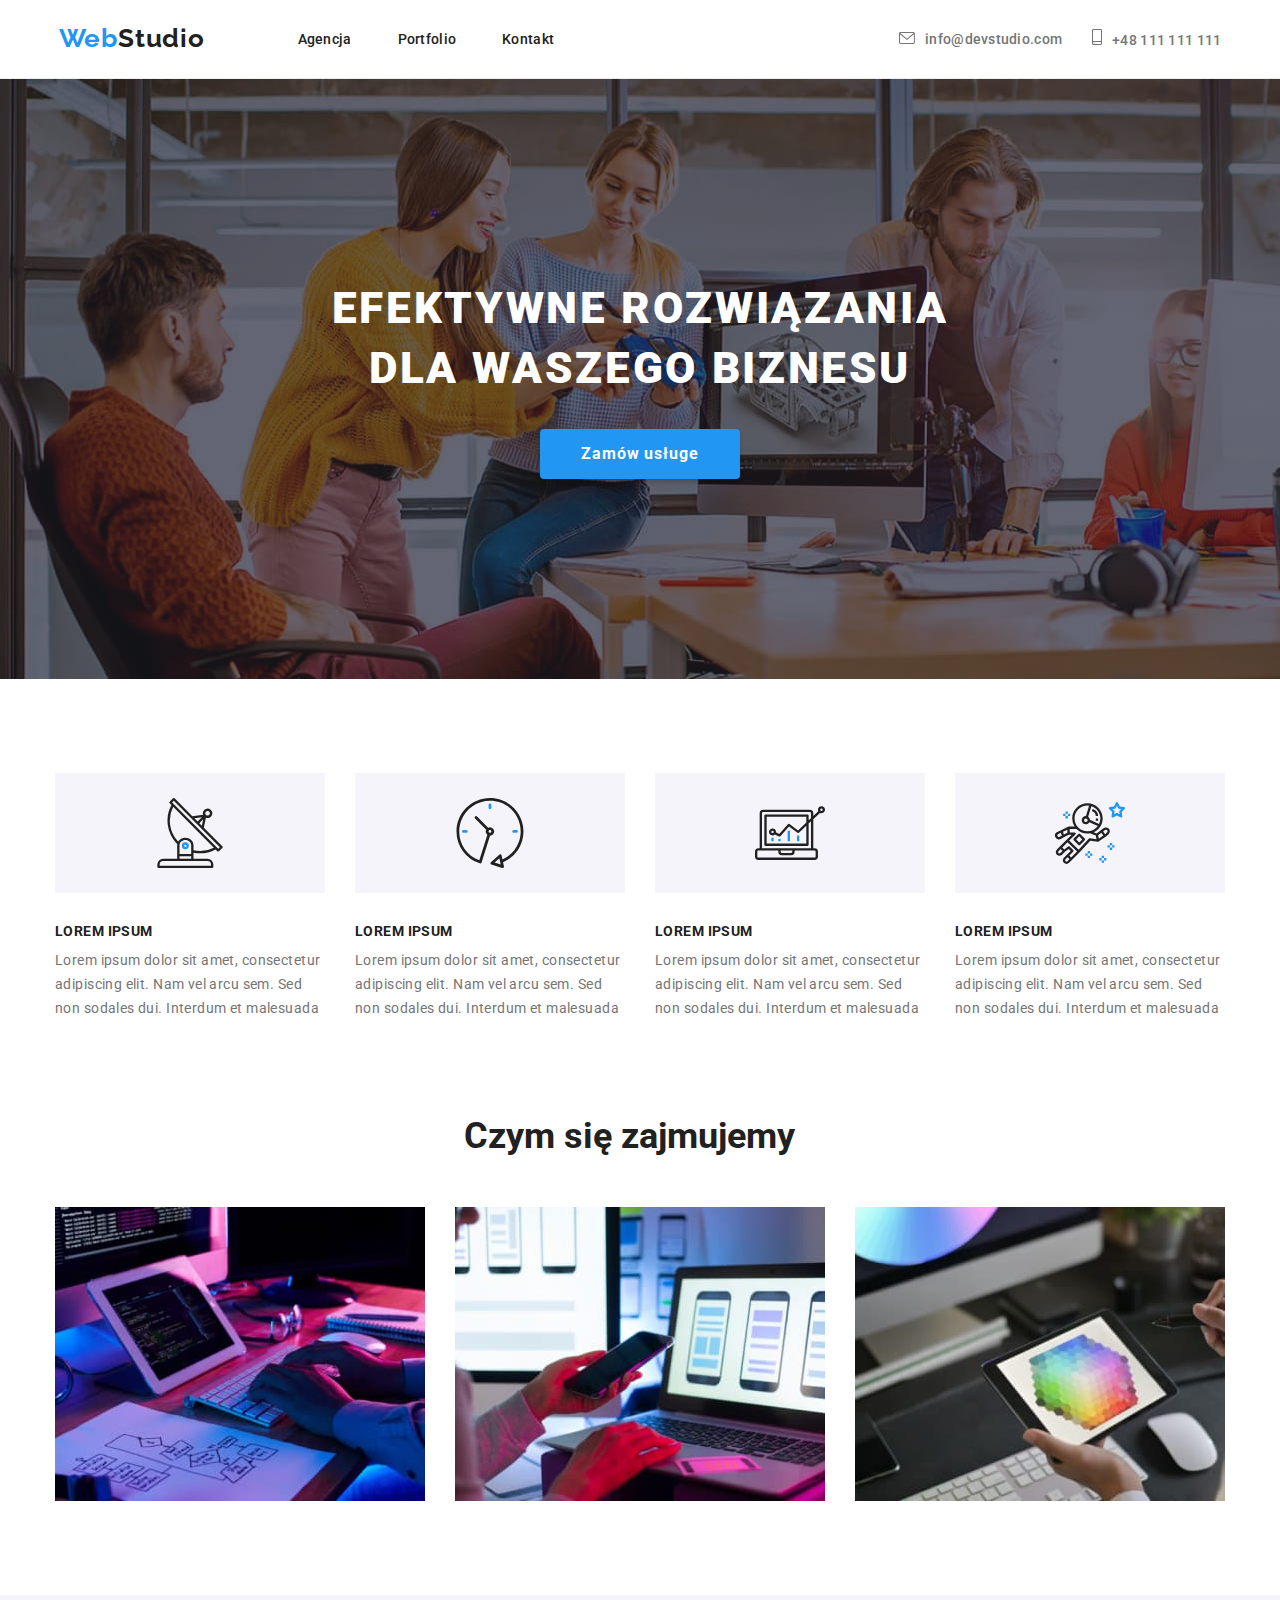
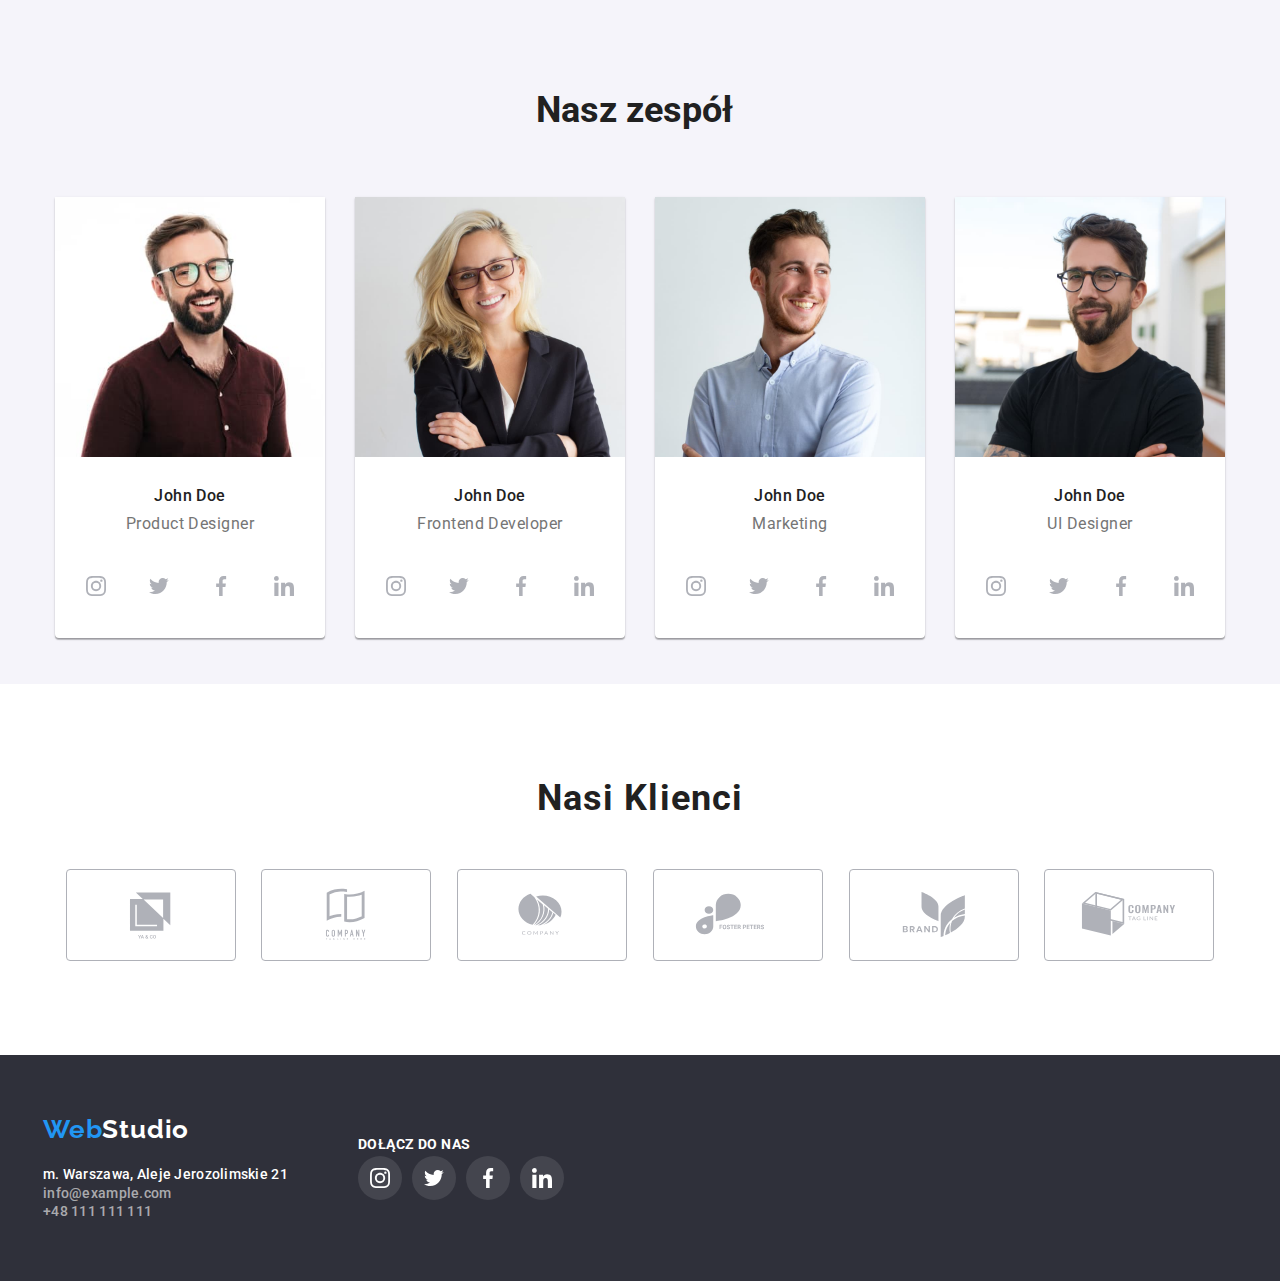
<file: index.html>
<!DOCTYPE html>
<html lang="en">
<head>
    <meta charset="UTF-8">
    <meta http-equiv="X-UA-Compatible" content="IE=edge">
    <meta name="viewport" content="width=device-width, initial-scale=1.0">
    <title>Studio</title>
    <link rel="stylesheet" href="https://cdnjs.cloudflare.com/ajax/libs/modern-normalize/1.0.0/modern-normalize.min.css">
    <link rel="stylesheet" href="css/styles.css">
    <link rel="preconnect" href="https://fonts.googleapis.com">
    <link rel="preconnect" href="https://fonts.gstatic.com" crossorigin>
    <link href="https://fonts.googleapis.com/css2?family=Raleway:wght@700&family=Roboto:wght@400;500;700;900&display=swap" rel="stylesheet">
</head>
<body>
    <header class="head">
        <div class="container">
            <div class="logo">
                <a class="logo-black" href="index.html"><span class="logo-blue">Web</span>Studio</a>
            </div>
            <nav class="navigation">
                <ul class="navigation-list">
                    <li class="navigation-list-item"><a class="navigation-list-item-link" href="index.html">Agencja</a></li>
                    <li class="navigation-list-item"><a class="navigation-list-item-link"
                            href="portfolio.html">Portfolio</a></li>
                    <li class="navigation-list-item"><a class="navigation-list-item-link" href="#">Kontakt</a></li>
                </ul>
            </nav>
            <ul class="head-adress-list">
                <li class="head-adres-mail adress-link">
                    <a class="head-adress-link" href="mailto:info@devstudio.com">
                        <svg class="head-icon" width="16" height="12">
                            <use href="./images/sprite.svg#icon-icon1head1" id="icon-icon1head1"></use>
                        </svg>info@devstudio.com
                    </a>
                </li>
                <li class="head-adres-phone adress-link">
                    <a class="head-adress-link" href="tel:+48111111111">
                        <svg class="head-icon" width="10" height="16">
                            <use href="./images/sprite.svg#icon-icon1head2"></use>
                        </svg>+48 111 111 111
                    </a>
                </li>
                </dul>
        </div>
    </header>
    <main>
<!--section:EFEKTYWNE ROZWIĄZANIA DLA WASZEGO BIZNESU-->
        <section class="hero section">
            <div class="container">
                <a class="hero-content">
                    <h1 class="hero-content-title">EFEKTYWNE ROZWIĄZANIA<br>DLA WASZEGO BIZNESU</h1></a>
                    <button class="hero-content-button" type="button">Zamów usługe</button></a>
                </a>
            </div>
        </section>
<!--division:paragraphs-->
        <section class="paragraphs section">  
            <div class="container">
                <ul class="paragraphs-list">
                    <li class="paragraphs-list-item">
                        <div class="paragraphs-list-icon">
                            <svg class="paragraphs-icon" width="70" height="70">
                                <use href="./images/sprite.svg#icon-icon2lorem1"></use>
                            </svg>
                        </div>
                        <h4 class="paragraphs-list-item-title">LOREM IPSUM</h4>
                        <p class="paragraphs-list-item-content">Lorem ipsum dolor sit amet, consectetur<br>
                            adipiscing elit. Nam vel arcu sem. Sed <br>non
                            sodales dui. Interdum et malesuada</p>
                    </li>
                    <li class="paragraphs-list-item">
                        <div class="paragraphs-list-icon">
                            <svg class="paragraphs-icon" width="70" height="70">
                                <use href="./images/sprite.svg#icon-icon2lorem2"></use>
                            </svg>
                        </div>
                        <h4 class="paragraphs-list-item-title">LOREM IPSUM</h4>
                        <p class="paragraphs-list-item-content">Lorem ipsum dolor sit amet, consectetur<br>
                            adipiscing elit. Nam vel arcu sem. Sed <br>non
                            sodales dui. Interdum et malesuada</p>
                    </li>
                    <li class="paragraphs-list-item">
                        <div class="paragraphs-list-icon">
                            <svg class="paragraphs-icon" width="70" height="70">
                                <use href="./images/sprite.svg#icon-icon2lorem3"></use>
                            </svg>
                        </div>
                        <h4 class="paragraphs-list-item-title">LOREM IPSUM</h4>
                        <p class="paragraphs-list-item-content">Lorem ipsum dolor sit amet, consectetur<br>
                            adipiscing elit. Nam vel arcu sem. Sed <br>non
                            sodales dui. Interdum et malesuada</p>
                    </li>
                    <li class="paragraphs-list-item">
                        <div class="paragraphs-list-icon">
                            <svg class="paragraphs-icon" width="70" height="70">
                                <use href="./images/sprite.svg#icon-icon2lorem4"></use>
                            </svg>
                        </div>
                        <h4 class="paragraphs-list-item-title">LOREM IPSUM</h4>
                        <p class="paragraphs-list-item-content">Lorem ipsum dolor sit amet, consectetur<br>
                            adipiscing elit. Nam vel arcu sem. Sed <br>non
                            sodales dui. Interdum et malesuada</p>
                    </li>
                </ul>
            </div>
        </section>
<!--section:Czym się zajmujemy-->
        <section class="about-us section"> 
            <div class="container">
                <h2 class="about-us-heading-second-level">Czym się zajmujemy</h2>
                <ul class="about-us-list">
                    <li class="about-us-list-item"><img src="images/img1.jpg" width="370" height="294" alt="computer"></li>
                    <li class="about-us-list-item"><img src="images/img2.jpg" width="370" height="294" alt="phone"></li>
                    <li class="about-us-list-item"><img src="images/img3.jpg" width="370" height="294" alt="tablet"></li>
                </ul>
            </div>
        </section>
<!--section:Nasz zespół-->
        <section class="team section">
            <div class="container">
                <h2 class="team-heading-second-level">Nasz zespół</h2>
                <ul class="team-list">
                    <li class="team-list-item">
                        <figure class="team-list-caption">
                            <img class="team-list-photo" src="images/imgteam1.jpg" alt="John Doe Product Designer" width="270" height="260"/>
                            <figcaption>
                                <p class="team-list-name">John Doe</p>
                                <p class="team-list-position">Product Designer</p>
                                <p class="team-social-media">
                                    <a class="team-list-link" href="#">
                                        <svg class="team-icon" width="20" height="20">
                                            <use href="./images/sprite.svg#icon-icon3socialmedia1"></use>
                                        </svg>
                                    </a>
                                    <a class="team-list-link" href="#">
                                        <svg class="team-icon" width="20" height="20">
                                            <use href="./images/sprite.svg#icon-icon3socialmedia2"></use>
                                        </svg>
                                    </a>
                                    <a class="team-list-link" href="#">
                                        <svg class="team-icon" width="20" height="20">
                                            <use href="./images/sprite.svg#icon-icon3socialmedia3"></use>
                                        </svg>
                                    </a>
                                    <a class="team-list-link" href="#">
                                        <svg class="team-icon" width="20" height="20">
                                            <use href="./images/sprite.svg#icon-icon3socialmedia4"></use>
                                        </svg>
                                    </a>
                                </p>
                            </figcaption>
                            
                        </figure>
                    </li>
                    <li class="team-list-item">
                        <figure class="team-list-caption">
                            <img class="team-list-photo" src="images/imgteam2.jpg" alt="John Doe Frontend Developer" width="270" height="260"/>
                            <figcaption>
                                <p class="team-list-name">John Doe</p>
                                <p class="team-list-position">Frontend Developer</p>
                            </figcaption>
                                <div class="team-social-media">
                                    <a class="team-list-link" href="#">
                                        <svg class="team-icon" width="20" height="20">
                                            <use href="./images/sprite.svg#icon-icon3socialmedia1"></use>
                                        </svg>
                                    </a>
                                    <a class="team-list-link" href="#">
                                        <svg class="team-icon" width="20" height="20">
                                            <use href="./images/sprite.svg#icon-icon3socialmedia2"></use>
                                        </svg>
                                    </a>
                                    <a class="team-list-link" href="#">
                                        <svg class="team-icon" width="20" height="20">
                                            <use href="./images/sprite.svg#icon-icon3socialmedia3"></use>
                                        </svg>
                                    </a>
                                    <a class="team-list-link" href="#">
                                        <svg class="team-icon" width="20" height="20">
                                            <use href="./images/sprite.svg#icon-icon3socialmedia4"></use>
                                        </svg>
                                    </a>
                                </div>
                        </figure>
                    </li>
                    <li class="team-list-item">
                        <figure class="team-list-caption">
                            <img class="team-list-photo" src="images/imgteam3.jpg" alt="John Doe Marketing" width="270" height="260"/>
                            <figcaption>
                                <p class="team-list-name">John Doe</p>
                                <p class="team-list-position">Marketing</p>
                            </figcaption>
                            <div class="team-social-media">
                                <a class="team-list-link" href="#">
                                    <svg class="team-icon" width="20" height="20">
                                        <use href="./images/sprite.svg#icon-icon3socialmedia1"></use>
                                    </svg>
                                </a>
                                <a class="team-list-link" href="#">
                                    <svg class="team-icon" width="20" height="20">
                                        <use href="./images/sprite.svg#icon-icon3socialmedia2"></use>
                                    </svg>
                                </a>
                                <a class="team-list-link" href="#">
                                    <svg class="team-icon" width="20" height="20">
                                        <use href="./images/sprite.svg#icon-icon3socialmedia3"></use>
                                    </svg>
                                </a>
                                <a class="team-list-link" href="#">
                                    <svg class="team-icon" width="20" height="20">
                                        <use href="./images/sprite.svg#icon-icon3socialmedia4"></use>
                                    </svg>
                                </a>
                            </div>
                        </figure>
                    </li>
                    <li class="team-list-item">
                        <figure class="team-list-caption">
                            <img class="team-list-photo" src="images/imgteam4.jpg" alt="John Doe UI Designer" width="270" height="260"/>
                            <figcaption>
                                <p class="team-list-name">John Doe</p>
                                <p class="team-list-position">UI Designer</p>
                            </figcaption>
                            <div class="team-social-media">
                                <a class="team-list-link" href="#">
                                    <svg class="team-icon" width="20" height="20">
                                        <use href="./images/sprite.svg#icon-icon3socialmedia1"></use>
                                    </svg>
                                </a>
                                <a class="team-list-link" href="#">
                                    <svg class="team-icon" width="20" height="20">
                                        <use href="./images/sprite.svg#icon-icon3socialmedia2"></use>
                                    </svg>
                                </a>
                                <a class="team-list-link" href="#">
                                    <svg class="team-icon" width="20" height="20">
                                        <use href="./images/sprite.svg#icon-icon3socialmedia3"></use>
                                    </svg>
                                </a>
                                <a class="team-list-link" href="#">
                                    <svg class="team-icon" width="20" height="20">
                                        <use href="./images/sprite.svg#icon-icon3socialmedia4"></use>
                                    </svg>
                                </a>
                            </div>
                        </figure>
                    </li>
                </ul>
            </div>     
        </section>
<!--section:Nasi klienci-->
        <section class="our-clients section">
            <div class=" container">
                <h2 class="our-clients-second-level">Nasi Klienci</h2>
                <ul class="our-clients-list">
                    <li class="our-clients-list-item">
                        <a class="our-clients-list-link" href="#">
                            <svg class="client-icon" width="106" height="60">
                                <use href="./images/sprite.svg#icon-icon4logo1"></use>
                            </svg>
                        </a>
                    </li>
                    <li class="our-clients-list-item">
                        <a class="our-clients-list-link" href="#">
                            <svg class="client-icon" width="106" height="60">
                                <use href="./images/sprite.svg#icon-icon4logo2"></use>
                            </svg>
                        </a>
                    </li>
                    <li class="our-clients-list-item">
                        <a class="our-clients-list-link" href="#">
                            <svg class="client-icon" width="106" height="60">
                                <use href="./images/sprite.svg#icon-icon4logo3"></use>
                            </svg>
                        </a>
                    </li>
                    <li class="our-clients-list-item">
                        <a class="our-clients-list-link" href="#">
                            <svg class="client-icon" width="106" height="60">
                                <use href="./images/sprite.svg#icon-icon4logo4"></use>
                            </svg>
                        </a>
                    </li>
                    <li class="our-clients-list-item">
                        <a class="our-clients-list-link" href="#">
                            <svg class="client-icon" width="106" height="60">
                                <use href="./images/sprite.svg#icon-icon4logo5"></use>
                            </svg>
                        </a>
                    </li>
                    <li class="our-clients-list-item">
                        <a class="our-clients-list-link" href="#">
                            <svg class="client-icon" width="106" height="60">
                                <use href="./images/sprite.svg#icon-icon4logo6"></use>
                            </svg>
                        </a>
                    </li>
                </ul>
            </div>
        </section>
    </main>
<!--FOOTER-->
    <footer class="foot section">
        <div class="container foot-div">
            <div class="foot-navigation">
                <div class="logo-foot">
                    <a class="logo-white" href="index.html"><span class="logo-blue">Web</span>Studio</a>
                </div>
                <address>
                    <ul class="foot-list">
                        <li><a class="foot-adress" href="https://goo.gl/maps/iG8N9iNhBNZRM3RP8">m. Warszawa, Aleje Jerozolimskie 21</a></li>
                        <li><a class="foot-mail" href="mailto:info@example.com">info@example.com</a></li>
                        <li><a class="foot-phone-number" href="tel:+48111111111">+48 111 111 111</a></li>
                    </ul>
                </address>
            </div>
            <div class="foot-social-media">
                <p class="foot-social-media-caption">DOŁĄCZ DO NAS</p>
                    <ul class="foot-social-media-list">
                        <li class="foot-social-media-list-item">
                            <a class="foot-social-media-list-link" href="#">
                                <svg class="foot-icon" width="20" height="20">
                                    <use href="./images/sprite.svg#icon-icon3socialmedia1"></use>
                                </svg>
                            </a>
                        </li>
                        <li class="foot-social-media-list-item">
                            <a class="foot-social-media-list-link" href="#">
                                 <svg class="foot-icon" width="20" height="20">
                                    <use href="./images/sprite.svg#icon-icon3socialmedia2"></use>
                                </svg>
                            </a>
                        </li>
                        <li class="foot-social-media-list-item">
                            <a class="foot-social-media-list-link" href="#">
                                <svg class="foot-icon" width="20" height="20">
                                    <use href="./images/sprite.svg#icon-icon3socialmedia3"></use>
                                </svg>
                            </a>
                        </li>
                        <li class="foot-social-media-list-item">
                            <a class="foot-social-media-list-link" href="#">
                                <svg class="foot-icon" width="20" height="20">
                                    <use href="./images/sprite.svg#icon-icon3socialmedia4"></use>
                                </svg>
                            </a>
                        </li>
                    </ul>    
            </div> 
        </div>
    </footer>
</body>
</html>
</file>
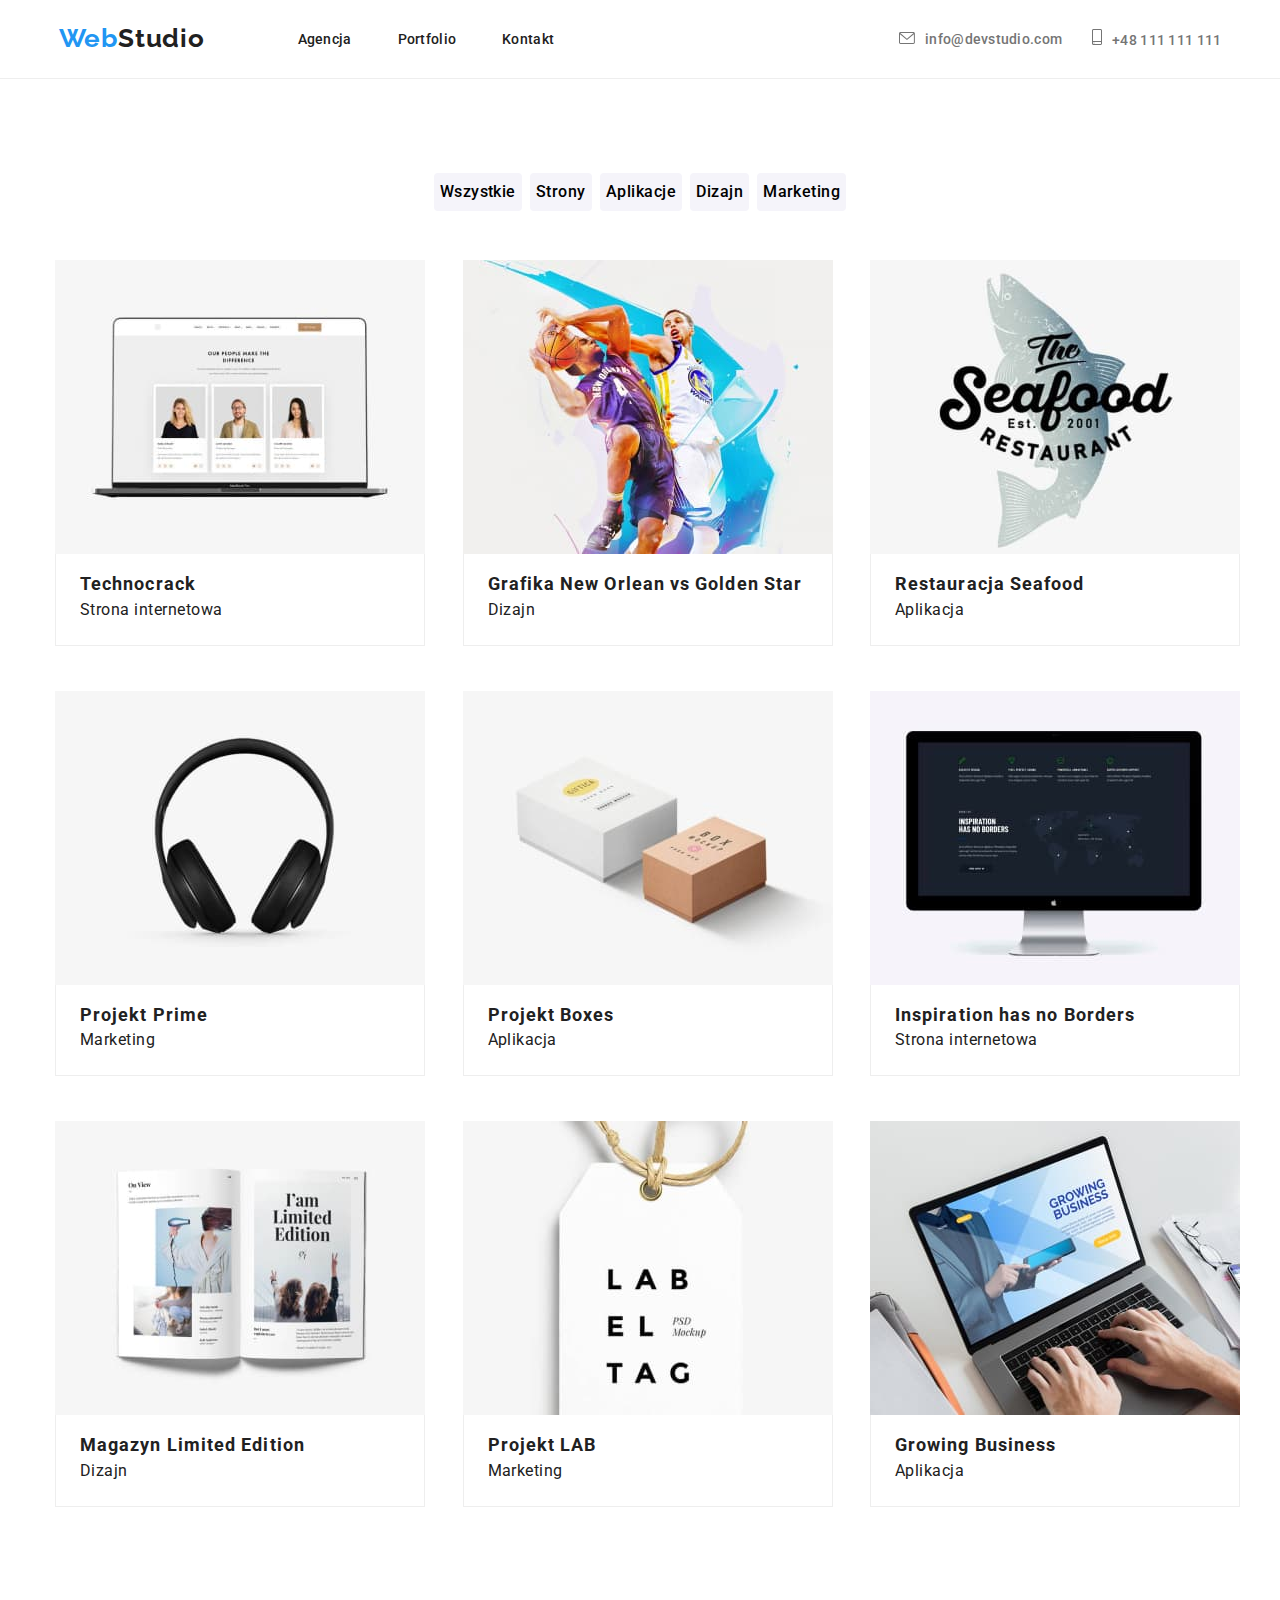
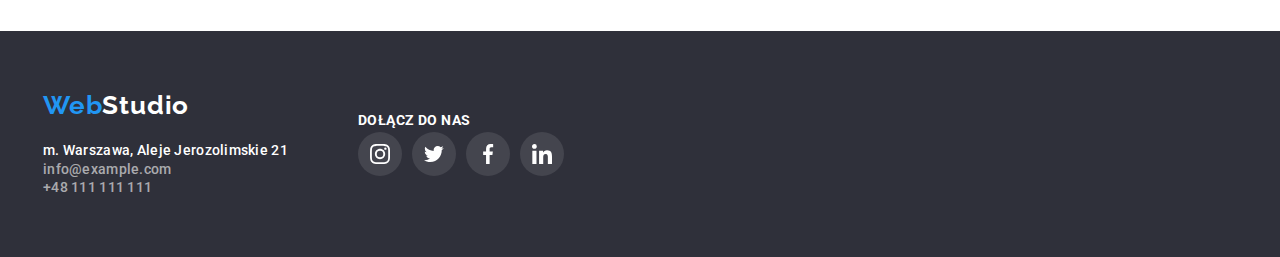
<file: portfolio.html>
<!DOCTYPE html>
<html lang="en">
<head>
    <meta charset="UTF-8">
    <meta http-equiv="X-UA-Compatible" content="IE=edge">
    <meta name="viewport" content="width=device-width, initial-scale=1.0">
    <title>Studio</title>
    <link rel="stylesheet" href="https://cdnjs.cloudflare.com/ajax/libs/modern-normalize/1.0.0/modern-normalize.min.css">
    <link rel="stylesheet" href="css/styles.css">
    <link rel="preconnect" href="https://fonts.googleapis.com">
    <link rel="preconnect" href="https://fonts.gstatic.com" crossorigin>
    <link href="https://fonts.googleapis.com/css2?family=Raleway:wght@700&family=Roboto:wght@400;500;700;900&display=swap" rel="stylesheet">
</head>
<body>
    <header class="head">
        <div class="container">
            <div class="logo">
                <a class="logo-black" href="index.html"><span class="logo-blue">Web</span>Studio</a>
            </div>
            <nav class="navigation">
                <ul class="navigation-list">
                    <li class="navigation-list-item"><a class="navigation-list-item-link" href="index.html">Agencja</a></li>
                    <li class="navigation-list-item"><a class="navigation-list-item-link"
                            href="portfolio.html">Portfolio</a></li>
                    <li class="navigation-list-item"><a class="navigation-list-item-link" href="#">Kontakt</a></li>
                </ul>
            </nav>
            <ul class="head-adress-list">
                <li class="head-adres-mail adress-link">
                    <a class="head-adress-link" href="mailto:info@devstudio.com">
                        <svg class="head-icon" width="16" height="12">
                            <use href="./images/sprite.svg#icon-icon1head1" id="icon-icon1head1"></use>
                        </svg>info@devstudio.com
                    </a>
                </li>
                <li class="head-adres-phone">
                    <a class="head-adress-link" href="tel:+48111111111"> 
                        <svg class="head-icon" width="10" height="16">
                            <use href="./images/sprite.svg#icon-icon1head2"></use>
                        </svg>+48 111 111 111
                    </a>
                </li>    
            </dul>
        </div>
    </header> 
    <main>
<!--division:Buttons-->
        <section class="menu-buttons">
            <div class="container">
                <ul class="menu-buttons-list">
                    <li class="menu-buttons-list-item"><button class="button-portfolio" type="button">Wszystkie</button></li>
                    <li class="menu-buttons-list-item"><button class="button-portfolio" type="button">Strony</button></li>
                    <li class="menu-buttons-list-item"><button class="button-portfolio" type="button">Aplikacje</button></li>
                    <li class="menu-buttons-list-item"><button class="button-portfolio" type="button">Dizajn</button></li>
                    <li class="menu-buttons-list-item"><button class="button-portfolio" type="button">Marketing</button></li>
                </ul>
            </div>
        </section>
<!--division:Portfolio-->
        <section class="portfolio">   
            <div class="container">
                <ul class="portfolio-list">
                    <li class="portfolio-list-item">
                        <img class="portfolio-photo" src="images/img1computer.jpg" alt="Strona internetowa Technocrack" width='370' height='294'>
                        <figcaption class="portfolio-border">
                            <p class="portfolio-example">Technocrack</p>    
                            <p class="portfolio-description">Strona internetowa</p>
                        </figcaption>    
                    </li>
                    <li class="portfolio-list-item">
                        <img class="portfolio-photo" src="images/img2sport.jpg" alt="Grafika New Orlean vs Golden Star" width='370' height='294'>
                        <figcaption class="portfolio-border">
                            <p class="portfolio-example">Grafika New Orlean vs Golden Star</p>
                            <p class="portfolio-description">Dizajn</p>
                        </figcaption>
                    </li>
                    <li class="portfolio-list-item">
                        <img class="portfolio-photo" src="images/img3fish.jpg" alt="Logo Restauracji Seafood" width='370' height='294'>
                        <figcaption class="portfolio-border">
                            <p class="portfolio-example">Restauracja Seafood</p>
                            <p class="portfolio-description">Aplikacja</p>
                        </figcaption>
                    </li>
                    <li class="portfolio-list-item">
                        <img class="portfolio-photo" src="images/img4headphone.jpg" alt="Słuchwki - Projekt Prime" width='370' height='294'>
                        <figcaption class="portfolio-border">
                            <p class="portfolio-example">Projekt Prime</p>
                            <p class="portfolio-description">Marketing</p>
                        </figcaption>
                    </li>
                    <li class="portfolio-list-item">
                        <img class="portfolio-photo" src="images/img5boxes.jpg" alt="Pudełka - Projekt Boxes" width='370' height='294'>
                        <figcaption class="portfolio-border">
                            <p class="portfolio-example" >Projekt Boxes</p>
                            <p class="portfolio-description">Aplikacja</p>
                        </figcaption>        
                    </li> 
                    <li class="portfolio-list-item">
                        <img class="portfolio-photo" src="images/img6monitor.jpg" alt=">Na ekranie monitora strona Projektu Inspiration has no Borders" width='370' height='294'>
                        <figcaption class="portfolio-border">
                            <p class="portfolio-example">Inspiration has no Borders</p>
                            <p class="portfolio-description">Strona internetowa</p>
                        </figcaption>   
                    </li>
                    <li class="portfolio-list-item">
                        <img class="portfolio-photo" src="images/img7book.jpg" alt="Otwarty magazyn Limited Edition" width='370' height='294'>
                        <figcaption class="portfolio-border">   
                            <p class="portfolio-example">Magazyn Limited Edition</p>
                            <p class="portfolio-description">Dizajn</p>
                        </figcaption>
                    </li>
                    <li class="portfolio-list-item">
                        <img class="portfolio-photo" src="images/img8label.jpg" alt="Zawieszka z logiem Projekt LAB" width='370' height='294'>
                        <figcaption class="portfolio-border">
                                <p class="portfolio-example">Projekt LAB</p>
                                <p class="portfolio-description">Marketing</p>
                        </figcaption>
                    </li>
                    <li class="portfolio-list-item">
                        <img class="portfolio-photo" src="images/img9computer2.jpg" alt="Logotyp Growing Business na ekranie monitora" width='370' height='294'>
                        <figcaption class="portfolio-border">
                                <p class="portfolio-example">Growing Business</p>
                                <p class="portfolio-description">Aplikacja</p>
                        </figcaption>
                    </li>
                </ul>
            </div>
        </section>
    </main>
    <!--FOOTER-->
    <footer class="foot section">
        <div class="container foot-div">
            <div class="foot-navigation">
                <div class="logo-foot">
                    <a class="logo-white" href="index.html"><span class="logo-blue">Web</span>Studio</a>
                </div>
                <address>
                    <ul class="foot-list">
                        <li><a class="foot-adress" href="https://goo.gl/maps/iG8N9iNhBNZRM3RP8">m. Warszawa, Aleje
                                Jerozolimskie 21</a></li>
                        <li><a class="foot-mail" href="mailto:info@example.com">info@example.com</a></li>
                        <li><a class="foot-phone-number" href="tel:+48111111111">+48 111 111 111</a></li>
                    </ul>
                </address>
            </div>
            <div class="foot-social-media">
                <p class="foot-social-media-caption">DOŁĄCZ DO NAS</p>
                <ul class="foot-social-media-list">
                    <li class="foot-social-media-list-item">
                        <a class="foot-social-media-list-link" href="#">
                            <svg class="foot-icon" width="20" height="20">
                                <use href="./images/sprite.svg#icon-icon3socialmedia1"></use>
                            </svg>
                        </a>
                    </li>
                    <li class="foot-social-media-list-item">
                        <a class="foot-social-media-list-link" href="#">
                            <svg class="foot-icon" width="20" height="20">
                                <use href="./images/sprite.svg#icon-icon3socialmedia2"></use>
                            </svg>
                        </a>
                    </li>
                    <li class="foot-social-media-list-item">
                        <a class="foot-social-media-list-link" href="#">
                            <svg class="foot-icon" width="20" height="20">
                                <use href="./images/sprite.svg#icon-icon3socialmedia3"></use>
                            </svg>
                        </a>
                    </li>
                    <li class="foot-social-media-list-item">
                        <a class="foot-social-media-list-link" href="#">
                            <svg class="foot-icon" width="20" height="20">
                                <use href="./images/sprite.svg#icon-icon3socialmedia4"></use>
                            </svg>
                        </a>
                    </li>
                </ul>
            </div>
        </div>
    </footer>
</body>
</html>
</file>
<file: css/styles.css>
:root {
  --main-font: "Roboto", sans-serif;
  --secondary-font: "Raleway", sans-serif;
  --main-color: #212121;
  --secondary-color: #2196f3;
  --white-color: #ffffff;
  --grey-color: #757575;
  --background-color: #2f303a;
  --second-background-color: #F5F4FA;
  --footer-color: rgba(255, 255, 255, 0.6);
  --button-background-color: #f5f4fa;
  --main-button-box-shadow: 0px 4px 4px rgba(0, 0, 0, 0.15);
  --menu-button-box-shadow: 0px 3px 1px rgba(0, 0, 0, 0.1),
    0px 1px 2px rgba(0, 0, 0, 0.08),
    0px 2px 2px rgba(0, 0, 0, 0.12);
  --white-border-color: #eeeeee;
  --caption-shadow: rgba(0, 0, 0, 0.12),
    0px 1px 1px rgba(0, 0, 0, 0.14),
    0px 2px 1px rgba(0, 0, 0, 0.2);
  --icon-first-color: #AFB1B8;
  --icon-second-color: rgba(255, 255, 255, 0.1);
  --portfolio-shadow: 0px 1px 1px rgba(0, 0, 0, 0.12),
    0px 4px 4px rgba(0, 0, 0, 0.06),
    1px 4px 6px rgba(0, 0, 0, 0.16);
}
body {
  font-family: var(--main-font);
  color: var(--main-color);
  font-style: normal;
  align-items: center;
}
h1,
h2,
h3,
h4,
h5,
h6 {
  margin: 0;
  padding: 0;
}
ul {
  padding: 0;
  margin: 0;
}
p {
  padding: 0;
  margin: 0;
}
img {
  display: block;
}
.container {
  width: 1200px;
  margin: 0 auto;
  align-items: center;
  justify-content: center;
}
/*=====HEADER=====*/

.head {
  border-bottom: 1px solid var(--white-border-color)
}
.head .container{
  display: flex;
  align-items: center;
  margin-left:auto;
}
.logo {
  margin-right: 93px;
  padding-top: 24px;
  padding-bottom: 24px;  
 }
.logo-black {
  font-family: var(--secondary-font);
  font-weight: 700;
  font-size: 26px;
  line-height: 1,192;
  letter-spacing: 0.03em;
  text-decoration: none;
  color: var(--main-color);
}
.logo-blue {
  font-family: var(--secondary-font);
  font-weight: 700;
  font-size: 26px;
  line-height: 1,192;
  letter-spacing: 0.03em;
  text-decoration: none;
  color: var(--secondary-color);
}
.navigation {
  display: flex;
}
.navigation-list {
  list-style-type: none;
  text-decoration: none;
  display: flex;
  color: var(--main-color);
  }
.navigation-list .navigation-list-item:not(:last-child) {
  margin-right: 46px;
}
.navigation-list-item-link {
  font-weight: 500;
  font-size: 14px;
  line-height: 1,142;
  letter-spacing: 0.02em;
  text-decoration: none;
  color: var(--main-color);
}
.navigation-list-item-link:hover,
.navigation-list-item-link:focus,
.navigation-list-item-link:active {
  color: var(--secondary-color);
  text-decoration: none;
}
.head-adress-list{
  display: flex;
  padding-left: 345px;
  align-items: center;
  list-style-type: none;
  text-decoration: none;
  }
.adress-link:not(:last-child) {
  margin-right: 30px;
}
.head-adress-link {
  font-weight: 500;
  font-size: 14px;
  line-height: 1,142;
  letter-spacing: 0.02em;
  text-decoration: none;
  color: var(--grey-color);
}
.head-adress-link:hover,
.head-adress-link:hover .head-icon,
.head-adress-link:focus,
.head-adress-link:active,
.head-icon:hover,
.head-icon:focus,
.head-icon:active {
  color: var(--secondary-color);
  fill: var(--secondary-color);
}
.head-icon {
  display: inline-flex;
  align-items: center;
  justify-content: center;
  fill: var(--grey-color);
  margin-right: 10px;
  padding-top: auto;
  padding-bottom: auto;
}

/*====H2 to section=====*/

.heading-second-level {
  font-weight: 700;
  font-size: 36px;
  line-height: 1.143;
  padding-top: 94px;
  padding-bottom: 50px;
  list-style-type: none;
  text-decoration: none;
  padding-top: 94px;
  
}
/*=====section:EFEKTYWNE ROZWIĄZANIA DLA WASZEGO BIZNESU=======*/

.hero {
  display: flex;
  max-width: 1600px;
  padding-top: 200px;
  padding-bottom: 200px;
  background-size: cover;
  align-items: center;
  margin-left: auto;
  margin-right: auto;
  background-repeat: no-repeat;
  background-image:linear-gradient(rgba(47, 48, 58, 0.4),rgba(47, 48, 58, 0.4)), url("../images/imgbackground1.jpg");
  
}
.hero .hero-content-title {
  width: 696px;
  text-align: center;
  margin-left: auto;
  margin-right: auto;
}
.hero-content {
  text-decoration: none;

  }
.hero-content-title {
  font-weight: 900;
  font-size: 44px;
  line-height: 1.363;
  letter-spacing: 0.06em;
  text-decoration: none;
  text-transform: uppercase;
  color: var(--white-color);
  padding-bottom: 30px; 
}
.hero-content-button {
  font-weight: 700;
  font-size: 16px;
  line-height: 1,185;
  width: 200px;
  height: 50px;
  color: var(--white-color);
  background-color: var(--secondary-color);
  box-shadow: var(--main-button-box-shadow);
  border-radius: 4px;
  border-style: none;
  cursor: pointer;
  align-items: center;
  text-align: center;
  display: block;
  letter-spacing: 0.06em;
  margin-right:auto;
  margin-left:auto;
  }

/*======division:paragraphs=======*/

.paragraphs {
  padding-top: 94px;
 }
.paragraphs-list {
  list-style-type: none;
  text-decoration: none;
  display: flex;
  justify-content: space-evenly;
}
.paragraphs-list-item {
  padding-right: 15px;
  padding-left: 15px;
}
.paragraphs-list-item-title {
  font-weight: 700;
  font-size: 14px;
  line-height: 1.143;
  text-transform: uppercase;
  letter-spacing: 0.03em;
}
.paragraphs-list-item-content {
  font-size: 14px;
  line-height: 1.714;
  text-transform: none;
  letter-spacing: 0.03em;
  color: var(--grey-color);
  margin-top: 10px;
}
.paragraphs-list-icon {
  width: 270px;
  height: 120px;
  background-color: var(--second-background-color);
  display: flex;
  justify-content: center;
  align-items: center;
  margin-bottom: 30px;
}
/*======section:Czym się zajmujemy=======*/

.about-us-heading-second-level {
  font-weight: 700;
  font-size: 36px;
  line-height: 1.167;
  padding-top: 94px;
  padding-bottom: 50px;
  margin: 0 auto;
  list-style-type: none;
  text-decoration: none;
  padding-top: 94px;
  padding-left: 424px;
}
.about-us-title {
  font-weight: 700;
  font-size: 36px;
  line-height: 1.167;
  list-style-type: none;
  text-decoration: none;
  align-items: center;
  padding-bottom:  50px;
}
.about-us-list {
  display: flex;
  list-style-type: none;
  padding-bottom: 94px;
  }
.about-us-list-item{
  padding-right: 15px;
  padding-left: 15px;
  }

/*======section: Nasz zespół=======*/

.team {
  background-color: var(--second-background-color);
}
.team-heading-second-level {
  font-weight: 700;
  font-size: 36px;
  line-height: 1.167;
  padding-top: 94px;
  padding-bottom: 50px;
  margin: 0 auto;
  list-style-type: none;
  text-decoration: none;
  padding-top: 94px;
  padding-left: 496px;
}
.team-list {
  display: flex;
  justify-content: space-evenly;
  list-style: none;
  flex-basis: calc(100%/4-30px);
}
.team-list-item {
width: 270px;
justify-content: center;
display: flex;
margin-left: 15px;
margin-right: 15px;

margin-bottom: 30px;
}
.team-list-caption {
  height: auto;
  width: 270px;
 border-radius: 0px 0px 4px 4px;
box-shadow: 0px 1px 3px var(--caption-shadow);
background: var(--white-color); 
}
.team-list-name {
  font-weight: 500;
  font-size: 16px;
  line-height: 1,188;
  letter-spacing: 0.03em;
  text-align: center;
  margin:0;
  padding-top:30px;
  padding-bottom: 10px;
}
.team-list-position {
  font-size: 16px;
  line-height: 1,188;
  letter-spacing: 0.03em;
  color: var(--grey-color);
  text-align: center;
  margin:0;
  padding-bottom:30px;
}
.team-social-media {
  display: flex;
  justify-content: space-evenly;
  align-content: center;
  padding-bottom: 30px;
}
.team-list-link{
   display: flex;
  align-items: center;
  justify-content: center;
  width: 44px;
  height: 44px;
  background-color: var(--white-color);
  border-radius: 50%;
  fill: var(--icon-first-color);

}
.team-list-link:focus, .team-list-link:hover {
  background-color: var(--secondary-color);
  fill: var(--white-color);  
}

/*=======section:Nasi klienci================*/

.our-clients-second-level {
font-weight: 700;
font-size: 36px;
line-height: 1,167;
text-align: center;
letter-spacing: 0.03em;
padding-top: 94px;
padding-bottom: 50px;
}
.our-clients-list {
  display: flex;
  align-items: center;
  justify-content: space-evenly;
  list-style-type: none;
  padding-bottom: 94px;
 
}
.our-clients-list-link {
  border: 1px solid var(--icon-first-color);
  border-radius: 4px;
  width: 170px;
  height: 92px;
  display: flex;
  align-items: center;
  justify-content: space-evenly;
    fill: var(--icon-first-color);
}
.client-icon {
  width: 106px;
  height: 60px;

}

.our-clients-list-link:hover, .our-clients-list-link:focus {
  fill: var(--secondary-color);
  border: 1px solid var(--secondary-color);
}

/*=======footer=====================*/

.foot {
  background-color: var(--background-color);
  font-style: normal;
 }
.foot .container {
  display: flex;
  align-items: center;
}
.foot-div {
  display: inline-block;
  margin: auto;
}
.logo-foot{
  padding-top: 60px;
}
.logo-white {
  font-family: var(--secondary-font);
  font-weight: 700;
  font-size: 26px;
  line-height: 1,192;
  letter-spacing: 0.03em;
  text-decoration: none;
  color: var(--white-color);
}
.foot-list {
  list-style-type: none;
  padding-top: 20px;
  padding-bottom: 60px;

  display: flex;
  flex-direction: column;
}
.foot-adress {
  font-weight: 500;
  font-size: 14px;
  line-height: 1.333;
  letter-spacing: 0.02em;
  text-decoration: none;
  font-style: normal;
  color: var(--white-color);
}
.foot-adress:hover,
.foot-adress:focus,
.foot-adress:active {
  color: var(--secondary-color);
}
.foot-mail {
  font-weight: 500;
  font-size: 14px;
  line-height: 1.333;
  letter-spacing: 0.02em;
  text-decoration: none;
  font-style: normal;
  color: var(--footer-color);
}
.foot-mail:hover,
.foot-mail:focus,
.foot-mail:active {
  color: var(--secondary-color);
}
.foot-phone-number {
  font-weight: 500;
  font-size: 14px;
  line-height: 1.333;
  letter-spacing: 0.02em;
  text-decoration: none;
  font-style: normal;
  color: var(--footer-color);
}
.foot-phone-number:hover,
.foot-phone-number:focus,
.foot-phone-number:active {
  color: var(--secondary-color);
}
.foot-social-media {
    padding-left: 70px;
  padding-right: 663px;
}
.foot-social-media-list{
  list-style: none;
  display: flex;
  padding-top: 20px;
}
.foot-social-media-list-item {
  padding-right: 10px;
}



.foot-social-media-caption{
  font-weight: 700;
  font-size: 14px;
  line-height: 16px;
  letter-spacing: 0.03em;
  text-transform: uppercase;
  position: absolute;
  color: var(--white-color);
  margin: 0px;
  padding-bottom: 20px;
}
.foot-social-media-list-link { 
  display: flex;
  align-items: center;
  justify-content: space-evenly;
  width: 44px;
  height: 44px;
  background-color: var(--icon-second-color);
  border-radius: 50%;
  fill: var(--white-color);
  list-style-type: none;
  }
.foot-social-media-list-link:focus,
.foot-social-media-list-link:hover {
  background-color: var(--secondary-color);
  fill: var(--white-color);

}
/*=========Portfolio buttons==========*/

.menu-buttons-list {
  list-style: none;
  display: flex;
  justify-content: center;
  padding-top: 94px;
  padding-bottom: 34px;
}
.menu-buttons-list-item:not(:last-child) {
  margin-right: 8px;
}
.button-portfolio {
  font-weight: 500;
  font-style: normal;
  font-size: 16px;
  line-height: 1.625;
  letter-spacing: 0.03em;
  width: auto;
  height: 38px;
  border-style: none;
  background-color: var(--button-background-color);
  border-radius: 4px;
  cursor: pointer;
}
.button-portfolio:hover,
.button-portfolio:focus {
  background-color: var(--secondary-color);
  box-shadow: var(--menu-button-box-shadow);
  color: var(--white-color);
  cursor: pointer;
}


/*======divison portfolio====*/

.portfolio-list {
  list-style-type: none;
  display: flex;
  flex-wrap: wrap;
  justify-content: space-between;
  margin-bottom: 94px;
}
.portfolio-list-item {
  margin-left: 15px;
  margin-top: 15px;
  margin-bottom: 30px;
  flex-basis: calc(100% / 3 - 30px);
  max-width: 370px;
}
.portfolio-list-item:hover,
.portfolio-list-item:focus {
  cursor: pointer;
  box-shadow: var(--portfolio-shadow);

}
.portfolio-border {
  border-left: 1px solid var(--white-border-color);
  border-bottom: 1px solid var(--white-border-color);
  border-right: 1px solid var(--white-border-color);
  width: 370px;
}
.portfolio-example {
  font-weight: 700;
  font-size: 18px;
  line-height: 2,000;
  letter-spacing: 0.06em;
  padding-top: 20px;
  padding-left: 24px;
}
.portfolio-description {
  font-size: 16px;
  line-height: 30px;
  letter-spacing: 0.03em;
  text-align: left;
  padding-left: 24px;
  padding-bottom: 20px;
  line-height: 1,666;
}
</file>
